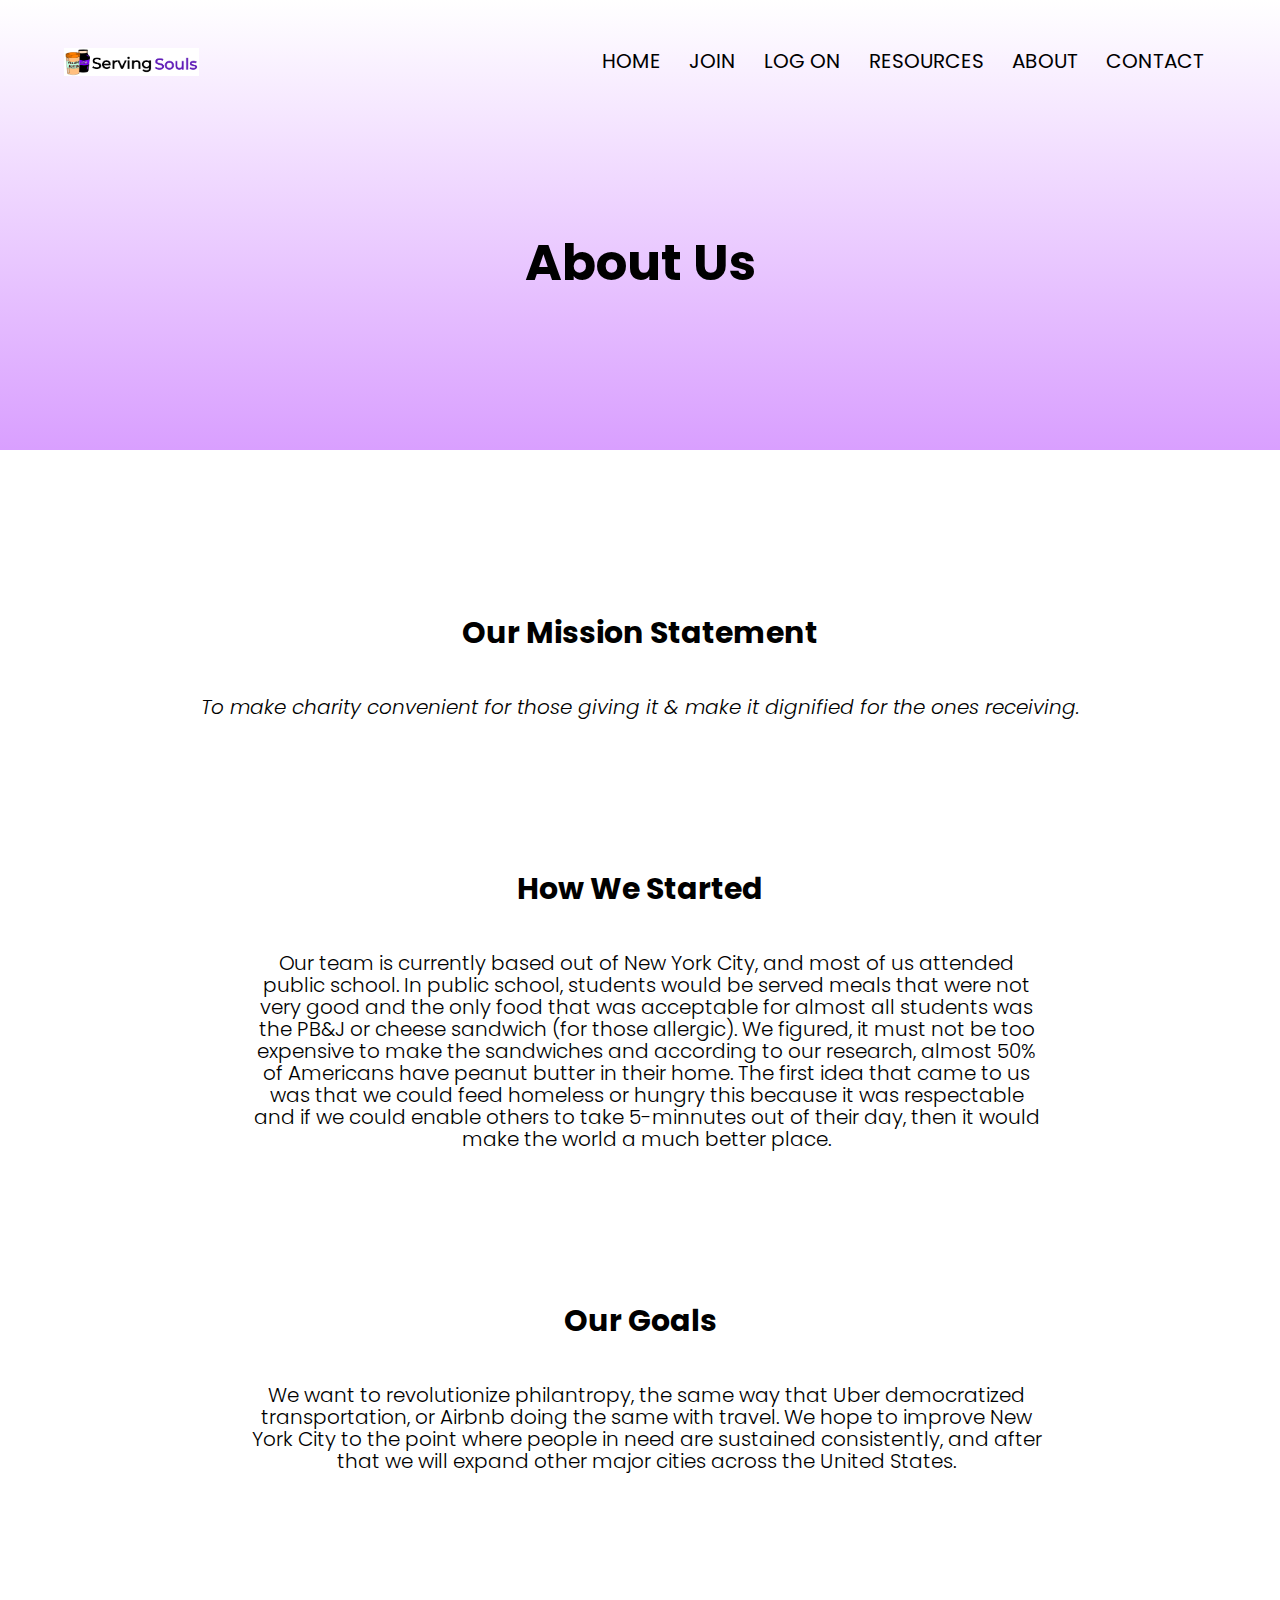
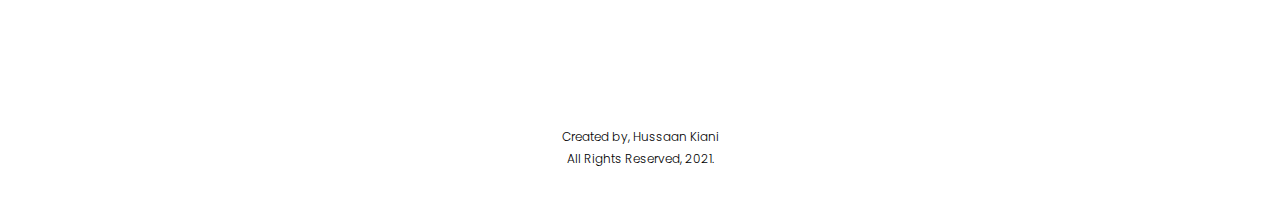
<file: aboutus.html>
<html>
<head>

<meta name="viewport" content="width=device-width, initial-scale=1.0">
<title>ServingSouls | PB&Js for the Hungry</title>

<link rel="shortcut icon" type="image/png" href="images/pb&jz.png">

<link rel="stylesheet" href="stylez.css">
<link href="https://fonts.googleapis.com/css?family=Poppins:100,200,300,400,600,700&display=swap" rel="stylesheet">
<link rel="stylesheet" href="https://stackpath.bootstrapcdn.com/font-awesome/4.7.0/css/font-awesome.min.css"> 


</head>
<body>
    <section class="sub-header">
        <nav>
<!----- Navigation ----->
            <a href="index.html"><img src="images/SSLogoz.png"></a>
            <div class="navlink" id="navL">  
                <i class="close" onclick="hideMenu()"></i>
                <ul>
                    <li><a href="index.html">HOME</a></li>
                    <li><a href="join.html">JOIN</a></li>
					<li><a href="log_On.html">LOG ON</a></li>
                    <li><a href="resource.html">RESOURCES</a></li>
                    <li><a href="aboutus.html">ABOUT</a></li>
                    <li><a href="contactz.html">CONTACT</a></li>
                </ul>
            </div>
            <i class="bars" onclick="showMenu()"></i>
        <!----Head---->
        </nav>   
            <h1>About Us</h1>
    </section>
    
    

    <section class="nav2" id="dexx">
        <div class="miss">
            <h2>Our Mission Statement</h2>
            <p>To make charity convenient for those giving it & make it dignified for the ones receiving.</p>
        </div>

        <div class="started">
            <h2>How We Started</h2>
            <p>Our team is currently based out of New York City, and most of us attended public school. In public school, students would be served meals that were not very good and the only food that was acceptable for almost all students was the PB&J or cheese sandwich (for those allergic). We figured, it must not be too expensive to make the sandwiches and according to our research, almost 50% of Americans have peanut butter in their home. The first idea that came to us was that we could feed homeless or hungry this because it was respectable and if we could enable others to take 5-minnutes out of their day, then it would make the world a much better place.</p>
        </div>

        <div class="goals">
            <h2>Our Goals</h2>
            <p>We want to revolutionize philantropy, the same way that Uber democratized transportation, or Airbnb doing the same with travel. We hope to improve New York City to the point where people in need are sustained consistently, and after that we will expand other major cities across the United States. </p>
        </div>
        
        <p> </p>
        <p> </p>
        <p> </p>
        <p> </p>
        <p> </p>
        <p> </p>
        <p> </p>
        <p> </p>
        <p> </p>
        <p> </p>
        <p> </p>
        <p> </p>
        <p> </p>

        </div>




    </section>

<!-------- footer ---------->

<section class="footer">
    <p>Created by, Hussaan Kiani<br> All Rights Reserved, 2021.</p>

</section>
    
</body>
</html>
</file>
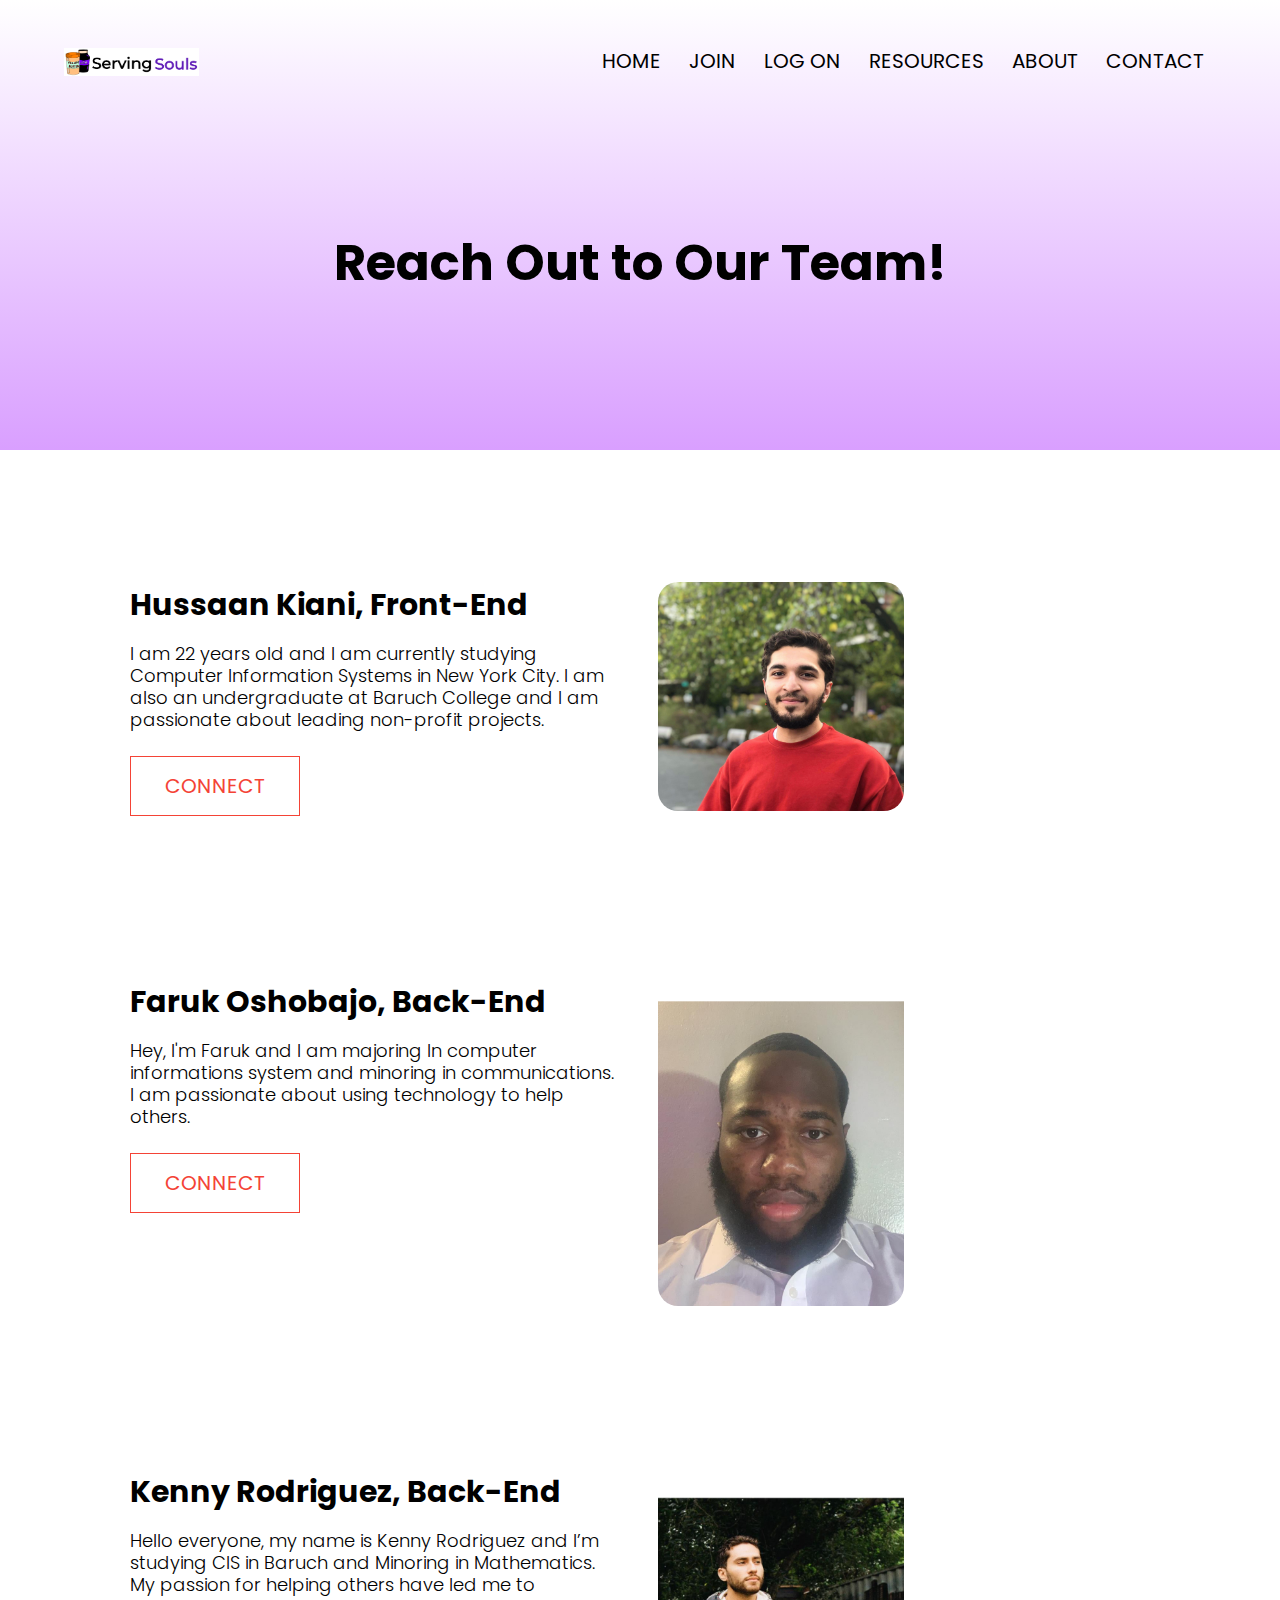
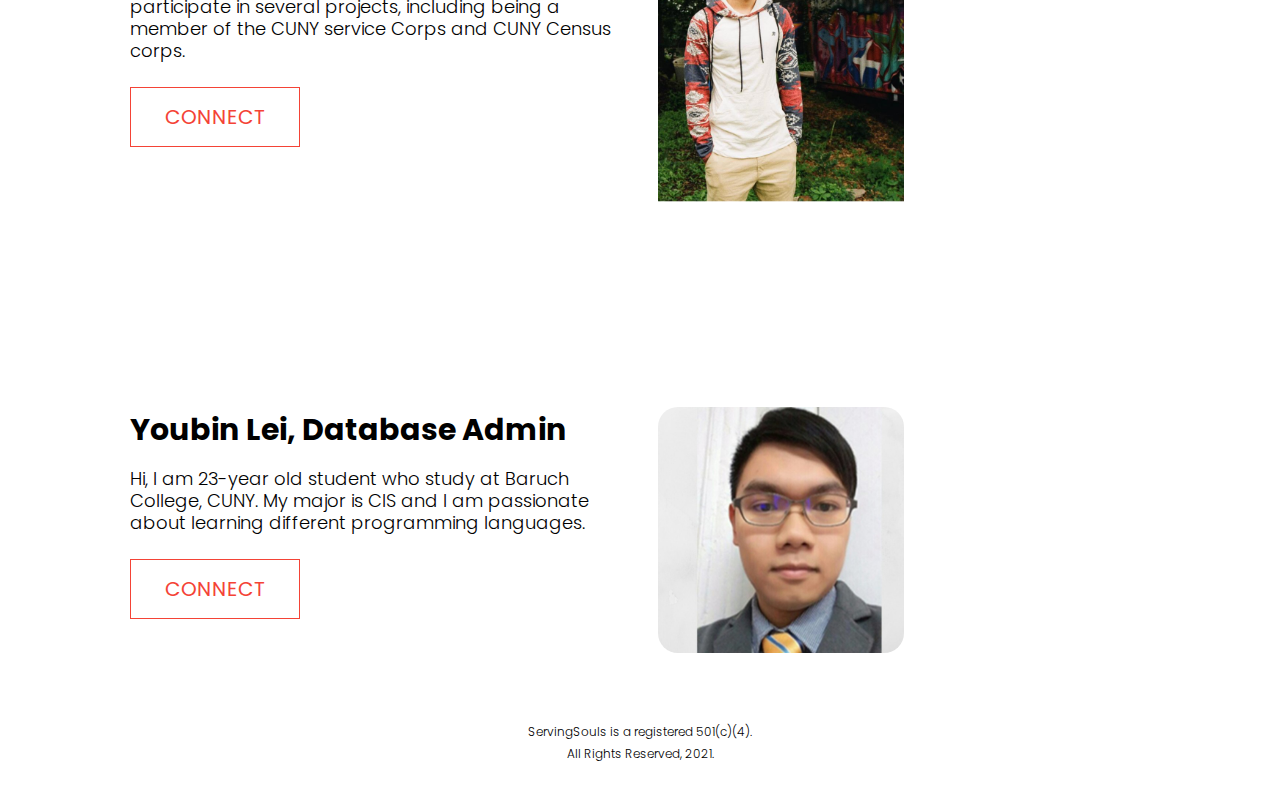
<file: contactz.html>
<html>
<head>

<meta name="viewport" content="width=device-width, initial-scale=1.0">
<title>ServingSouls | PB&Js for the Hungry</title>

<link rel="shortcut icon" type="image/png" href="images/pb&jz.png">

<link rel="stylesheet" href="stylez.css">
<link href="https://fonts.googleapis.com/css?family=Poppins:100,200,300,400,600,700&display=swap" rel="stylesheet">
<link rel="stylesheet" href="https://stackpath.bootstrapcdn.com/font-awesome/4.7.0/css/font-awesome.min.css"> 


</head>
<body>
    <section class="sub-header">
        <nav>
<!----- Navigation ----->
            <a href="index.html"><img src="images/SSLogoz.png"></a>
            <div class="navlink" id="navL">  
                <i class="close" onclick="hideMenu()"></i>
                <ul>
                    <li><a href="index.html">HOME</a></li>
                    <li><a href="join.html">JOIN</a></li>
					<li><a href="log_On.html">LOG ON</a></li>
                    <li><a href="resource.html">RESOURCES</a></li>
                    <li><a href="aboutus.html">ABOUT</a></li>
                    <li><a href="contactz.html">CONTACT</a></li>
                </ul>
            </div>
            <i class="bars" onclick="showMenu()"></i>
        <!----Head---->
        </nav>   
            <h1>Reach Out to Our Team!</h1>
    </section>
    
    
<!------- Creator -------->
    
<section class="about-us">
    <div class="row">
        <div class="about-col">
            <h1>Hussaan Kiani, Front-End</h1>     
            <p>I am 22 years old and I am currently studying Computer Information Systems in New York City. I am also an undergraduate at Baruch College and I am passionate about leading non-profit projects.</p>
            <a href="https://www.linkedin.com/in/hussaankiani/" class="hbtn red-btn">CONNECT</a>
        </div>
        <div class="about-col">
            <img src="images/aboutpic.JPG">
        </div>
    </div>    
</section>

<section class="about-us">
    <div class="row">
        <div class="about-col">
            <h1>Faruk Oshobajo, Back-End</h1>     
            <p>Hey, I'm Faruk and I am majoring In computer informations system and minoring in communications. I am passionate about using technology to help others.</p>
            <a href="https://www.linkedin.com/in/faruk-oshobajo" class="hbtn red-btn">CONNECT</a>
        </div>
        <div class="about-col">
            <img src="images/faruk.png">
        </div>
    </div>    
</section>

<section class="about-us">
    <div class="row">
        <div class="about-col">
            <h1>Kenny Rodriguez, Back-End</h1>     
            <p>Hello everyone, my name is Kenny Rodriguez and I’m studying CIS in Baruch and Minoring in Mathematics. My passion for helping others have led me to participate in several projects, including being a member of the CUNY service Corps and CUNY Census corps.</p>
            <a href="https://www.linkedin.com/in/hussaankiani/" class="hbtn red-btn">CONNECT</a>
        </div>
        <div class="about-col">
            <img src="images/kenny.png">
        </div>
    </div>    
</section>

<section class="about-us">
    <div class="row">
        <div class="about-col">
            <h1>Youbin Lei, Database Admin</h1>     
            <p>Hi, I am 23-year old student who study at Baruch College, CUNY. My major is CIS and I am passionate about learning different programming languages.</p>
            <a href="https://www.linkedin.com/in/y0lei/l" class="hbtn red-btn">CONNECT</a>
        </div>
        <div class="about-col">
            <img src="images/youbin.jpeg">
        </div>
    </div>    
</section>
<!-------- footer ---------->


</body>
<section class="footer">
    <p>ServingSouls is a registered 501(c)(4).<br>All Rights Reserved, 2021.</p>
</section> 
</html>
</file>
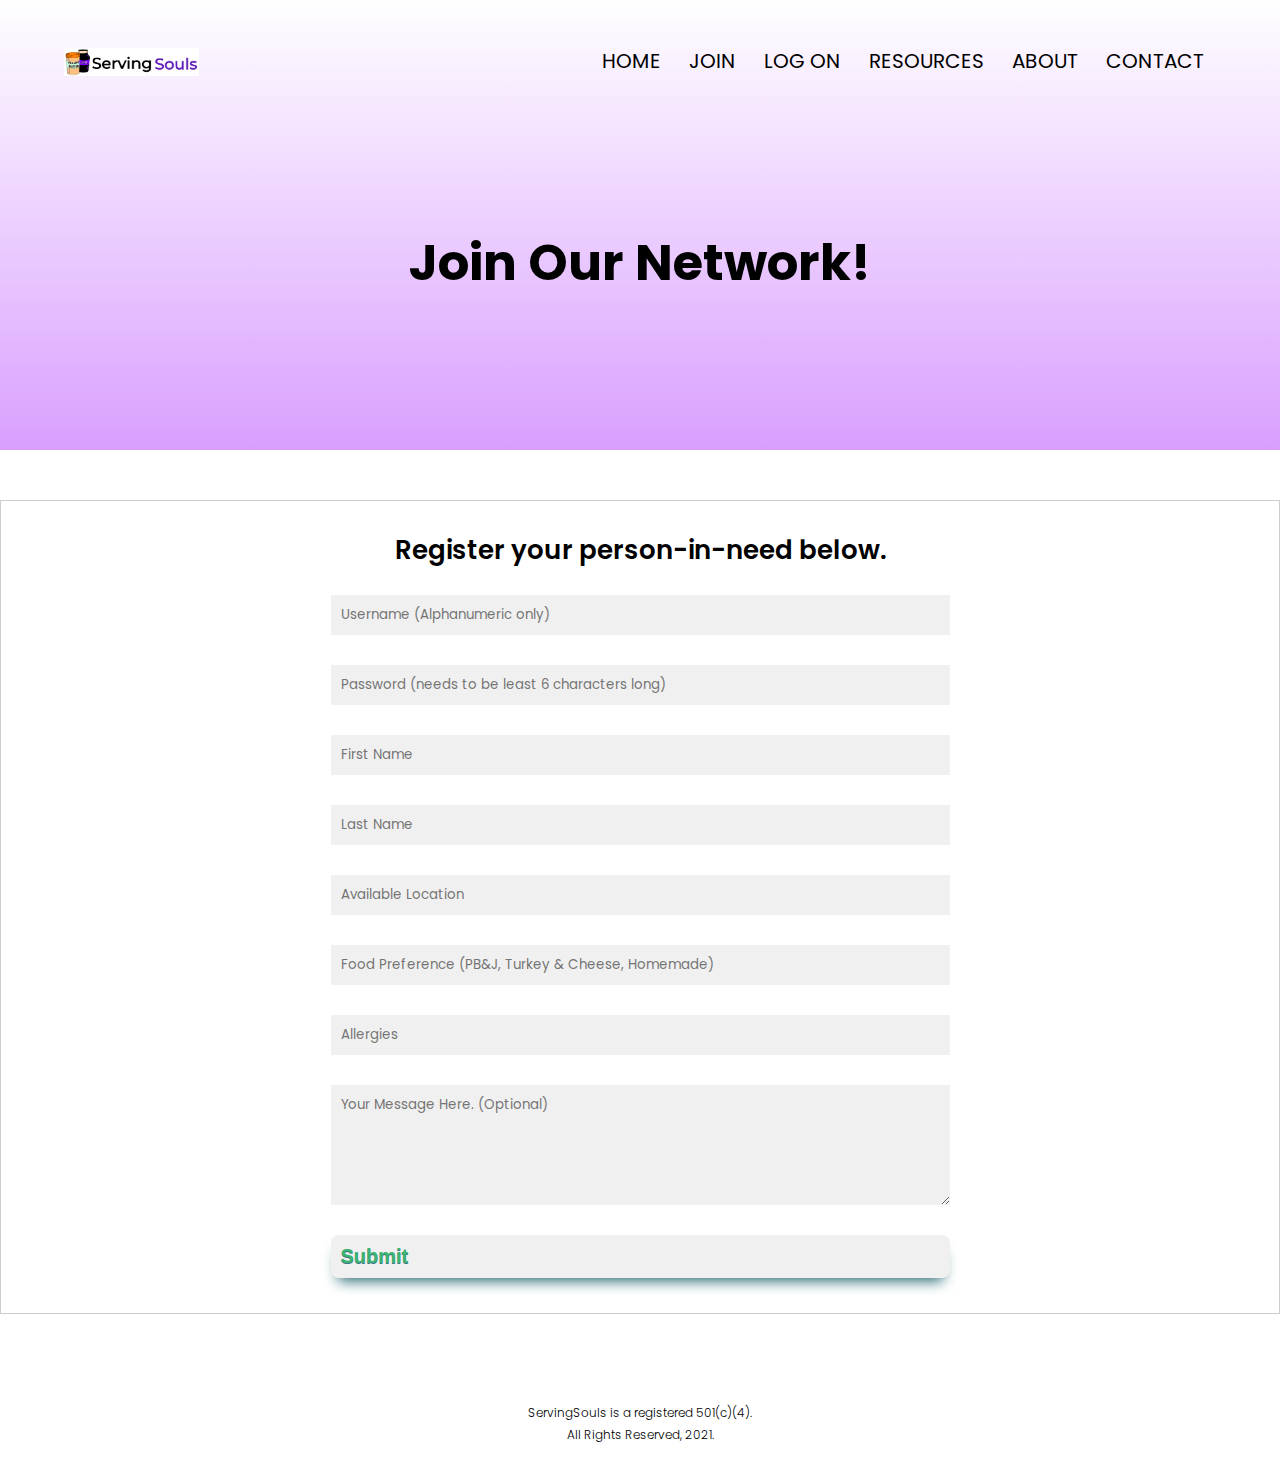
<file: join.html>
<html>
<head>

<meta name="viewport" content="width=device-width, initial-scale=1.0">
<title>ServingSouls | PB&Js for the Hungry</title>

<link rel="shortcut icon" type="image/png" href="images/pb&jz.png">

<link rel="stylesheet" href="stylez.css">
<link href="https://fonts.googleapis.com/css?family=Poppins:100,200,300,400,600,700&display=swap" rel="stylesheet">
<link rel="stylesheet" href="https://stackpath.bootstrapcdn.com/font-awesome/4.7.0/css/font-awesome.min.css"> 


</head>
<body>
    <section class="sub-header">
        <nav>
<!----- Navigation ----->
            <a href="index.html"><img src="images/SSLogoz.png"></a>
            <div class="navlink" id="navL">  
                <i class="close" onclick="hideMenu()"></i>
                <ul>
                    <li><a href="index.html">HOME</a></li>
                    <li><a href="join.html">JOIN</a></li>
					<li><a href="log_On.html">LOG ON</a></li>
                    <li><a href="resource.html">RESOURCES</a></li>
                    <li><a href="aboutus.html">ABOUT</a></li>
                    <li><a href="contactz.html">CONTACT</a></li>
                </ul>
            </div>
            <i class="bars" onclick="showMenu()"></i>
        <!----Head---->
        </nav>   
            <h1>Join Our Network!</h1>
    </section>
        <div class="comment-box">
            <h3>Register your person-in-need below.</h3>
            <form class="comment-form" action="connect.php" method="post">
                    <input type="text" placeholder="Username (Alphanumeric only)" pattern="^[a-zA-Z][a-zA-Z0-9-_\.]{3,20}$" required name="User_Name">
					<input type="password" placeholder="Password (needs to be least 6 characters long)" pattern="^[a-zA-Z][a-zA-Z0-9-_\.]{3,25}$" required name="Password">
                    <input type="text" placeholder="First Name" required name="First_Name">
                    <input type="text" placeholder="Last Name" required name="Last_Name">
                    <input type="text" placeholder="Available Location" required name="Location">
                    <input type="text" placeholder="Food Preference (PB&J, Turkey & Cheese, Homemade)" required name="Food">
                    <input type="text" placeholder="Allergies" required name="Allergies">
                    <textarea rows="5" placeholder="Your Message Here. (Optional)" name="Text"></textarea>
					<br>
					<input class="buttonHolder" type="submit"> 
            </form>
			</div>
			</div>  
             
		 
<!-------- footer ---------->

   
</section>
</body>
<section class="footer">
    <p>ServingSouls is a registered 501(c)(4).<br>All Rights Reserved, 2021.</p>
</section> 
</html>
</file>
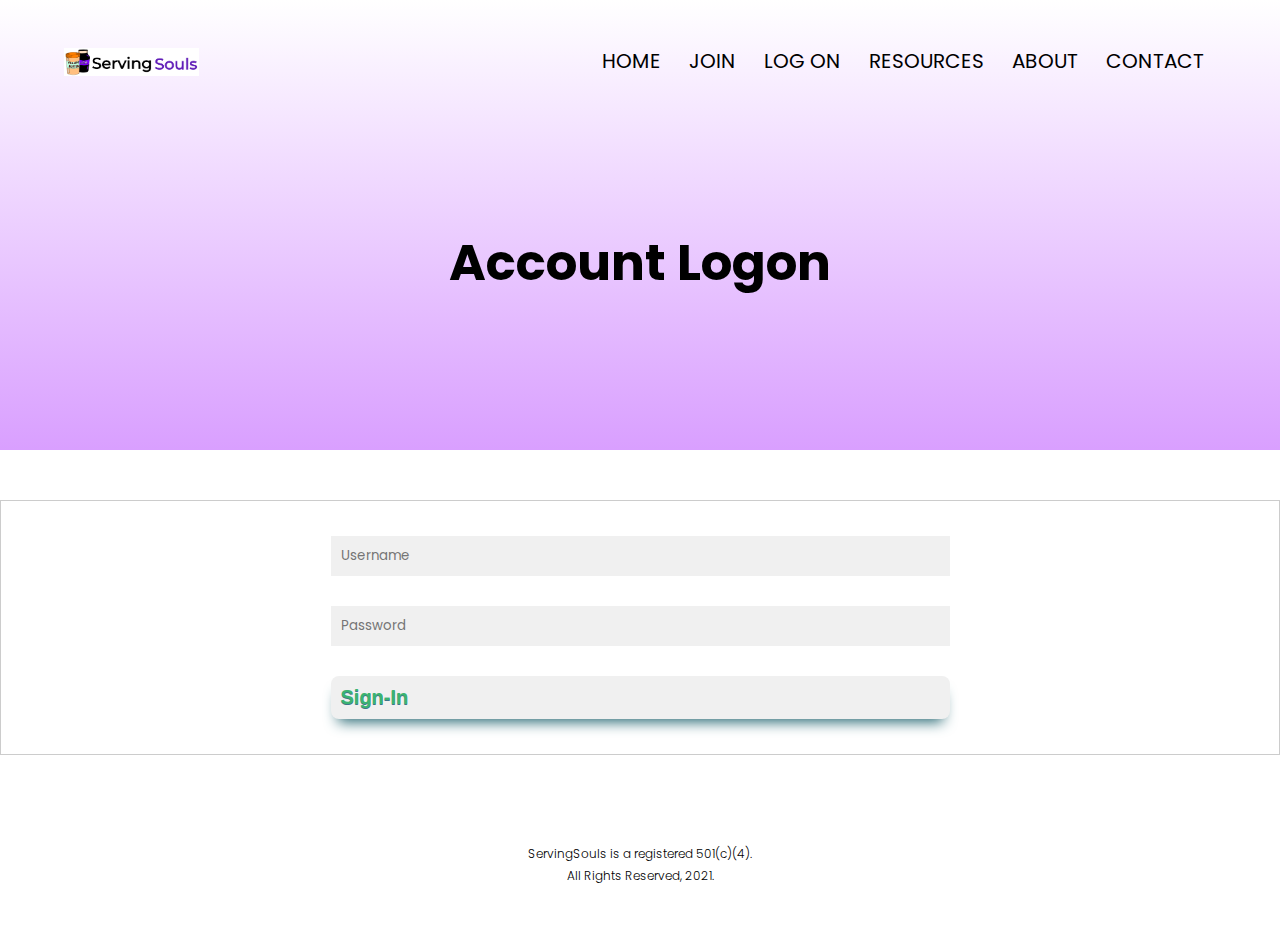
<file: log_On.html>
<html>
<head>

<meta name="viewport" content="width=device-width, initial-scale=1.0">
<title>ServingSouls | PB&Js for the Hungry</title>

<link rel="shortcut icon" type="image/png" href="images/pb&jz.png">

<link rel="stylesheet" href="stylez.css">
<link href="https://fonts.googleapis.com/css?family=Poppins:100,200,300,400,600,700&display=swap" rel="stylesheet">
<link rel="stylesheet" href="https://stackpath.bootstrapcdn.com/font-awesome/4.7.0/css/font-awesome.min.css"> 


</head>
<body>
    <section class="sub-header">
        <nav>
<!----- Navigation ----->
            <a href="index.html"><img src="images/SSLogoz.png"></a>
            <div class="navlink" id="navL">  
                <i class="close" onclick="hideMenu()"></i>
                <ul>
                    <li><a href="index.html">HOME</a></li>
                    <li><a href="join.html">JOIN</a></li>
					<li><a href="log_On.html">LOG ON</a></li>
                    <li><a href="resource.html">RESOURCES</a></li>
                    <li><a href="aboutus.html">ABOUT</a></li>
                    <li><a href="contactz.html">CONTACT</a></li>
                </ul>
            </div>
            <i class="bars" onclick="showMenu()"></i>
        <!----Head---->
        </nav>   
            <h1>Account Logon</h1>
    </section>
        <div class="comment-box">
            <form class="comment-form" action="signIn.php" method="post">
                    <input type="text" placeholder="Username" pattern="^[a-zA-Z][a-zA-Z0-9-_\.]{3,20}$" required name="User_Name">
                    <input type="password" placeholder="Password" required name="Password">
					<br>
					<input class="buttonHolder" type="submit" value="Sign-In"> 
            </form>
			</div>
			</div>  
             
		 
<!-------- footer ---------->

   
</section>
</body>
<section class="footer">
    <p>ServingSouls is a registered 501(c)(4).<br>All Rights Reserved, 2021.</p>
</section> 
</html>
</file>
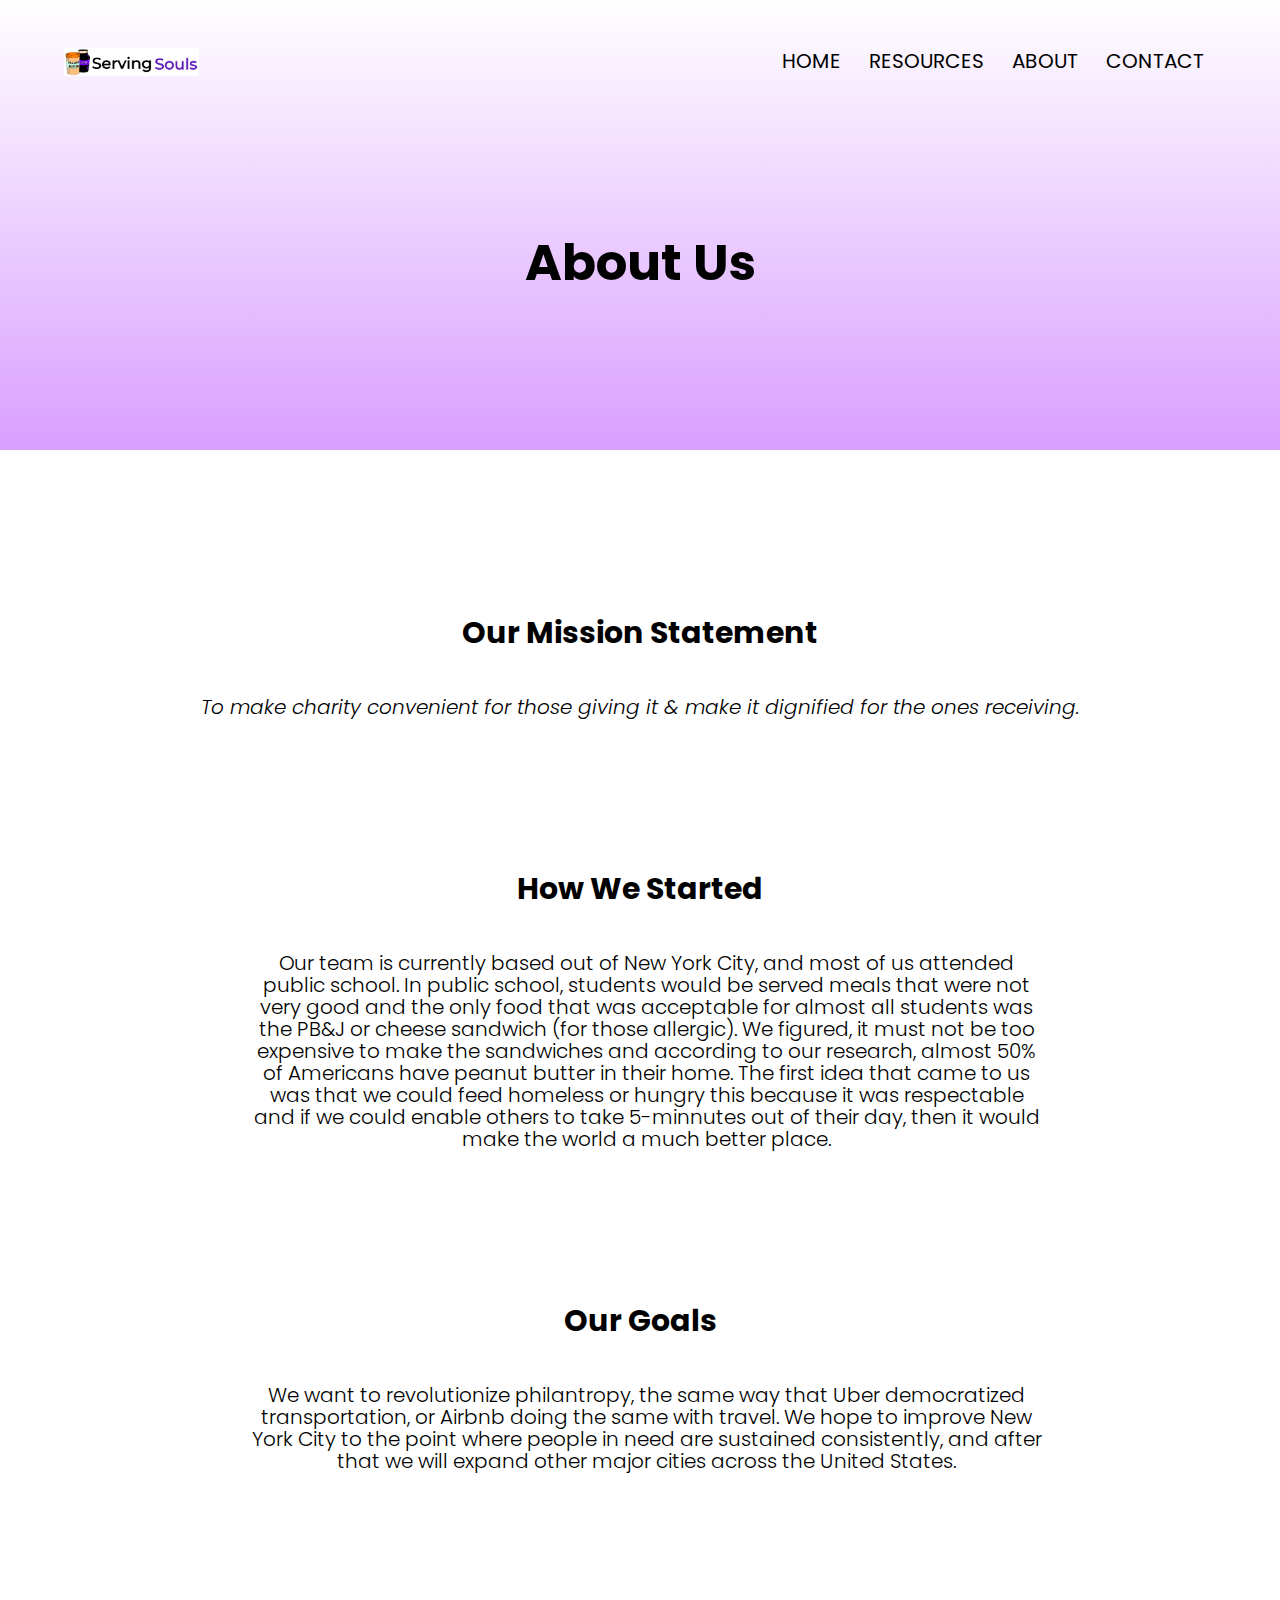
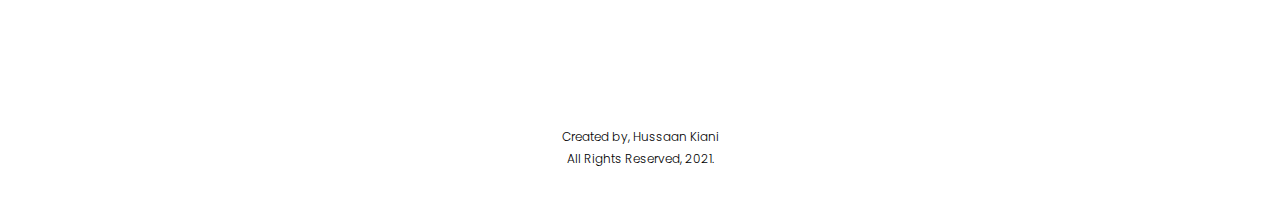
<file: Logged_AboutUs.html>
<html>
<head>

<meta name="viewport" content="width=device-width, initial-scale=1.0">
<title>ServingSouls | PB&Js for the Hungry</title>

<link rel="shortcut icon" type="image/png" href="images/pb&jz.png">

<link rel="stylesheet" href="stylez.css">
<link href="https://fonts.googleapis.com/css?family=Poppins:100,200,300,400,600,700&display=swap" rel="stylesheet">
<link rel="stylesheet" href="https://stackpath.bootstrapcdn.com/font-awesome/4.7.0/css/font-awesome.min.css"> 


</head>
<body>
    <section class="sub-header">
        <nav>
<!----- Navigation ----->
            <a href="home1.html"><img src="images/SSLogoz.png"></a>
            <div class="navlink" id="navL">  
                <i class="close" onclick="hideMenu()"></i>
                <ul>
                    <li><a href="Logged_Home.html">HOME</a></li>
                    <li><a href="Logged_Resource.html">RESOURCES</a></li>
                    <li><a href="Logged_AboutUs.html">ABOUT</a></li>
                    <li><a href="Logged_Contact.html">CONTACT</a></li>
                </ul>
            </div>
            <i class="bars" onclick="showMenu()"></i>
        <!----Head---->
        </nav>   
            <h1>About Us</h1>
    </section>
    
    

    <section class="nav2" id="dexx">
        <div class="miss">
            <h2>Our Mission Statement</h2>
            <p>To make charity convenient for those giving it & make it dignified for the ones receiving.</p>
        </div>

        <div class="started">
            <h2>How We Started</h2>
            <p>Our team is currently based out of New York City, and most of us attended public school. In public school, students would be served meals that were not very good and the only food that was acceptable for almost all students was the PB&J or cheese sandwich (for those allergic). We figured, it must not be too expensive to make the sandwiches and according to our research, almost 50% of Americans have peanut butter in their home. The first idea that came to us was that we could feed homeless or hungry this because it was respectable and if we could enable others to take 5-minnutes out of their day, then it would make the world a much better place.</p>
        </div>

        <div class="goals">
            <h2>Our Goals</h2>
            <p>We want to revolutionize philantropy, the same way that Uber democratized transportation, or Airbnb doing the same with travel. We hope to improve New York City to the point where people in need are sustained consistently, and after that we will expand other major cities across the United States. </p>
        </div>
        
        <p> </p>
        <p> </p>
        <p> </p>
        <p> </p>
        <p> </p>
        <p> </p>
        <p> </p>
        <p> </p>
        <p> </p>
        <p> </p>
        <p> </p>
        <p> </p>
        <p> </p>

        </div>




    </section>

<!-------- footer ---------->

<section class="footer">
    <p>Created by, Hussaan Kiani<br> All Rights Reserved, 2021.</p>

</section>
    
</body>
</html>
</file>
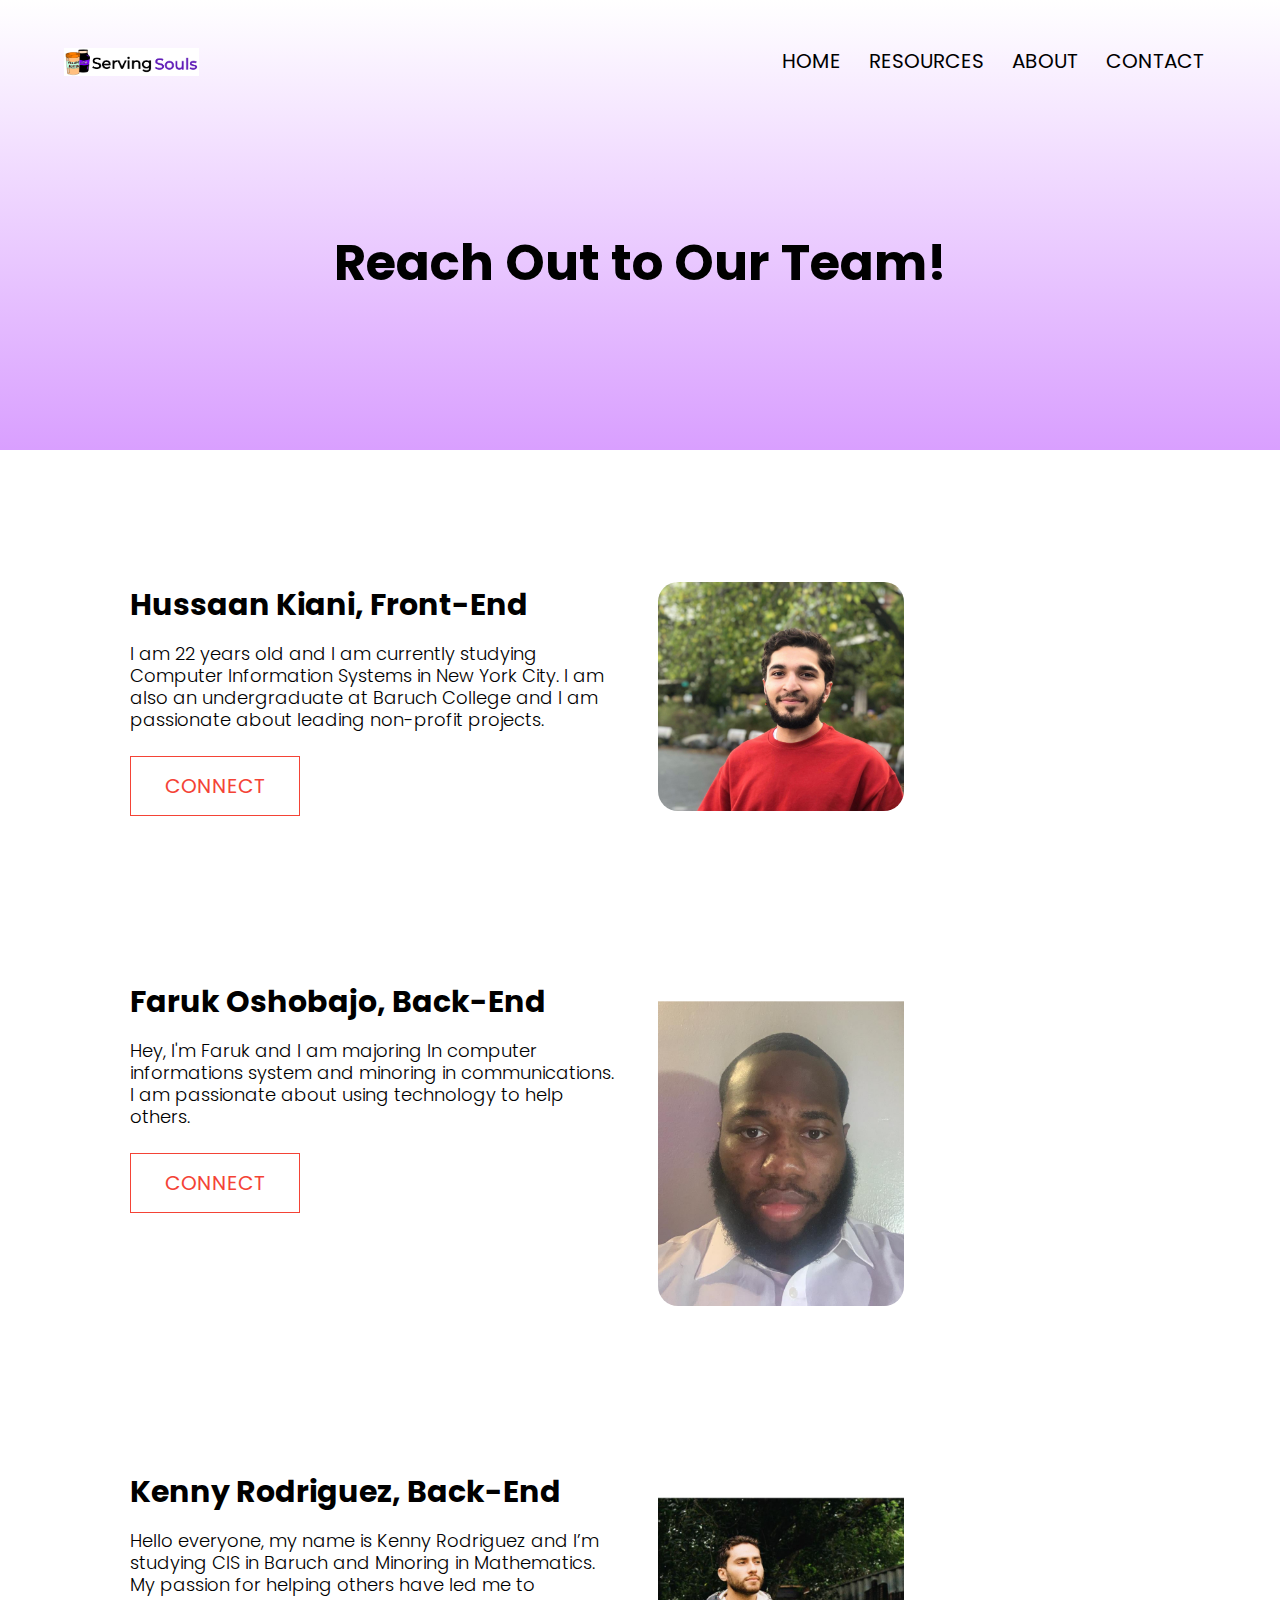
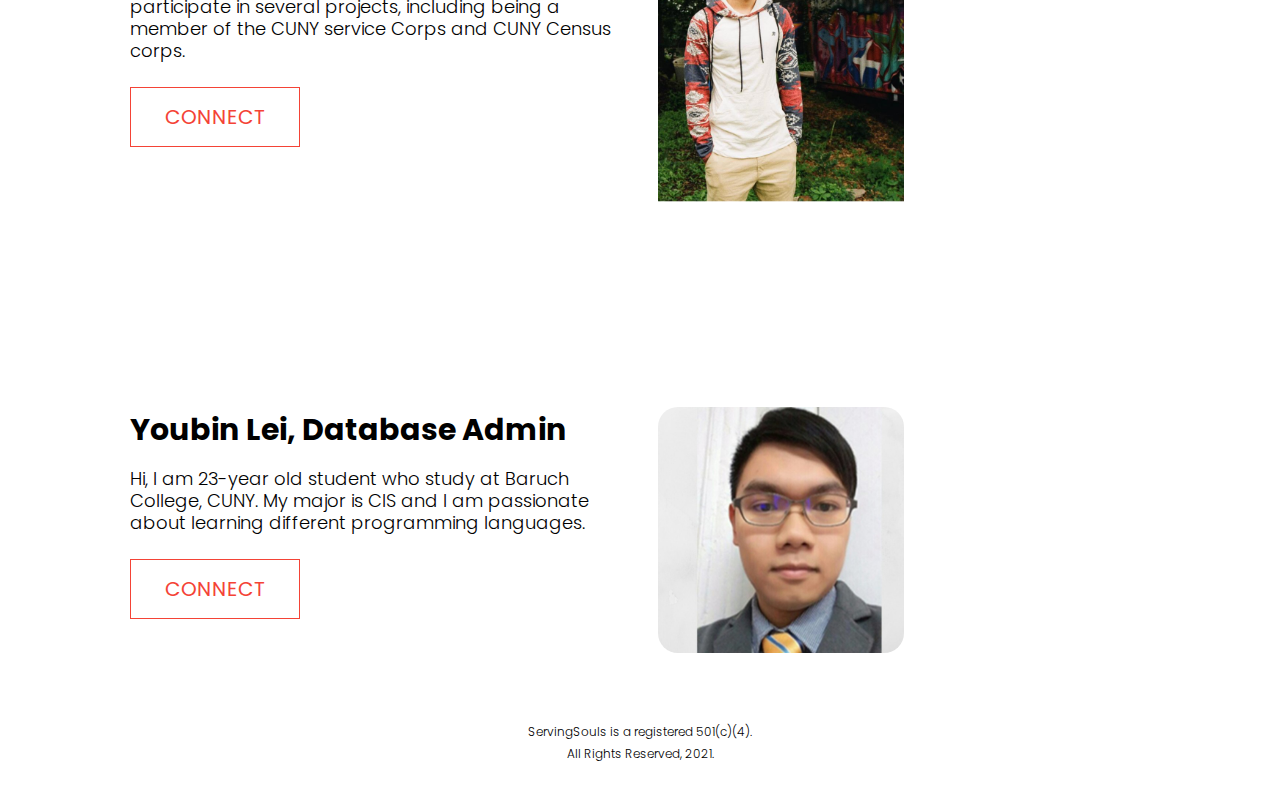
<file: Logged_Contact.html>
<html>
<head>

<meta name="viewport" content="width=device-width, initial-scale=1.0">
<title>ServingSouls | PB&Js for the Hungry</title>

<link rel="shortcut icon" type="image/png" href="images/pb&jz.png">

<link rel="stylesheet" href="stylez.css">
<link href="https://fonts.googleapis.com/css?family=Poppins:100,200,300,400,600,700&display=swap" rel="stylesheet">
<link rel="stylesheet" href="https://stackpath.bootstrapcdn.com/font-awesome/4.7.0/css/font-awesome.min.css"> 


</head>
<body>
    <section class="sub-header">
        <nav>
<!----- Navigation ----->
            <a href="Logged_Home.html"><img src="images/SSLogo.png"></a>
            <div class="navlink" id="navL">  
                <i class="close" onclick="hideMenu()"></i>
                <ul>
                    <li><a href="Logged_Home.html">HOME</a></li>
                    <li><a href="Logged_Resource.html">RESOURCES</a></li>
                    <li><a href="Logged_AboutUs.html">ABOUT</a></li>
                    <li><a href="Logged_Contact.html">CONTACT</a></li>
                </ul>
            </div>
            <i class="bars" onclick="showMenu()"></i>
        <!----Head---->
        </nav>   
            <h1>Reach Out to Our Team!</h1>
    </section>
    
    
<!------- Creator -------->
    
<section class="about-us">
    <div class="row">
        <div class="about-col">
            <h1>Hussaan Kiani, Front-End</h1>     
            <p>I am 22 years old and I am currently studying Computer Information Systems in New York City. I am also an undergraduate at Baruch College and I am passionate about leading non-profit projects.</p>
            <a href="https://www.linkedin.com/in/hussaankiani/" target="_blank" rel="noopener noreferrer" class="hbtn red-btn">CONNECT</a>
        </div>
        <div class="about-col">
            <img src="images/aboutpic.JPG">
        </div>
    </div>    
</section>

<section class="about-us">
    <div class="row">
        <div class="about-col">
            <h1>Faruk Oshobajo, Back-End</h1>     
            <p>Hey, I'm Faruk and I am majoring In computer informations system and minoring in communications. I am passionate about using technology to help others.</p>
            <a href="https://www.linkedin.com/in/faruk-oshobajo" target="_blank" rel="noopener noreferrer" class="hbtn red-btn">CONNECT</a>
        </div>
        <div class="about-col">
            <img src="images/faruk.png">
        </div>
    </div>    
</section>

<section class="about-us">
    <div class="row">
        <div class="about-col">
            <h1>Kenny Rodriguez, Back-End</h1>     
            <p>Hello everyone, my name is Kenny Rodriguez and I’m studying CIS in Baruch and Minoring in Mathematics. My passion for helping others have led me to participate in several projects, including being a member of the CUNY service Corps and CUNY Census corps.</p>
            <a href="https://www.linkedin.com/in/hussaankiani/" target="_blank" rel="noopener noreferrer" class="hbtn red-btn">CONNECT</a>
        </div>
        <div class="about-col">
            <img src="images/kenny.png">
        </div>
    </div>    
</section>

<section class="about-us">
    <div class="row">
        <div class="about-col">
            <h1>Youbin Lei, Database Admin</h1>     
            <p>Hi, I am 23-year old student who study at Baruch College, CUNY. My major is CIS and I am passionate about learning different programming languages.</p>
            <a href="https://www.linkedin.com/in/y0lei/l" target="_blank" rel="noopener noreferrer" class="hbtn red-btn">CONNECT</a>
        </div>
        <div class="about-col">
            <img src="images/youbin.jpeg">
        </div>
    </div>    
</section>
<!-------- footer ---------->


</body>
<section class="footer">
    <p>ServingSouls is a registered 501(c)(4).<br>All Rights Reserved, 2021.</p>
</section> 
</html>
</file>
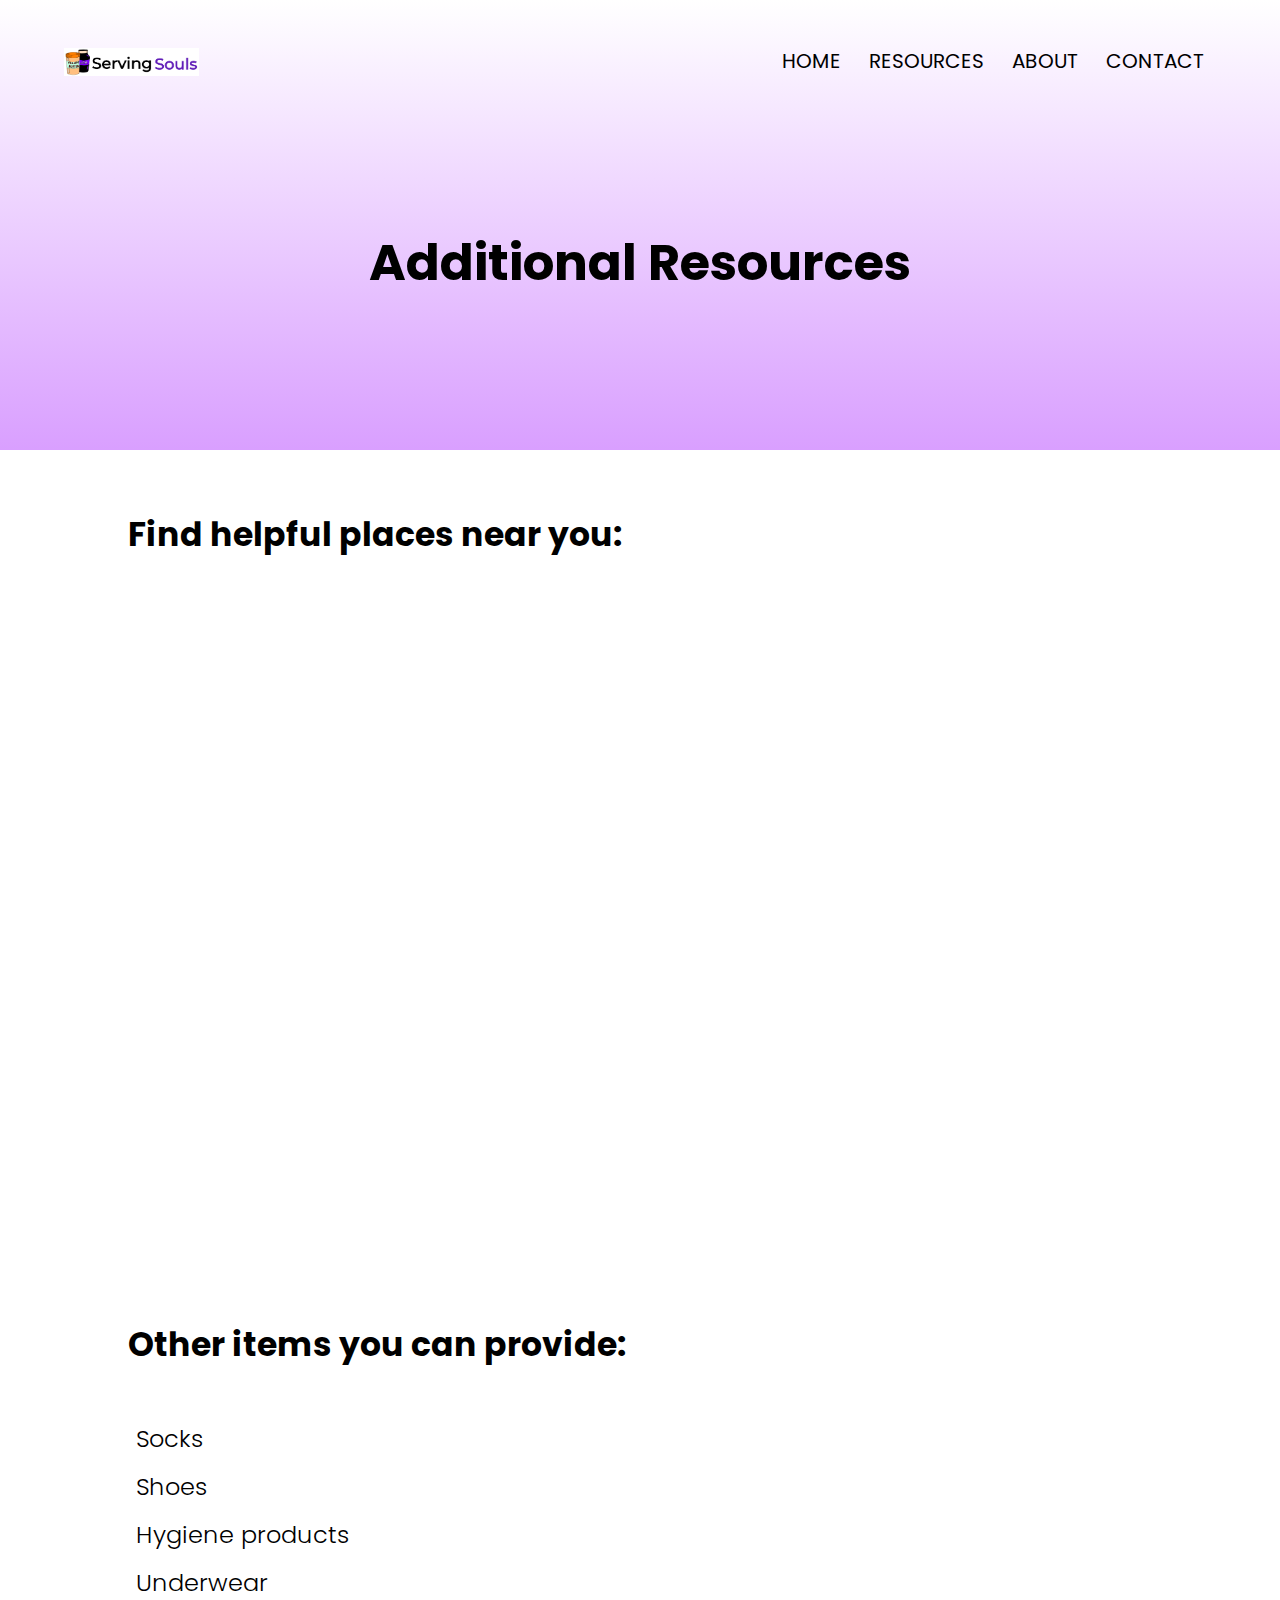
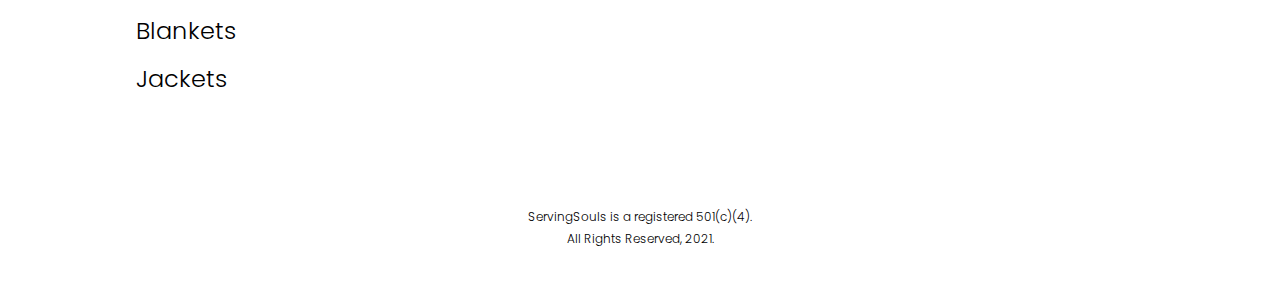
<file: Logged_Resource.html>
<html>
<head>

<meta name="viewport" content="width=device-width, initial-scale=1.0">
<title>ServingSouls | PB&Js for the Hungry</title>

<link rel="shortcut icon" type="image/png" href="images/pb&jz.png">

<link rel="stylesheet" href="stylez.css">
<link href="https://fonts.googleapis.com/css?family=Poppins:100,200,300,400,600,700&display=swap" rel="stylesheet">
<link rel="stylesheet" href="https://stackpath.bootstrapcdn.com/font-awesome/4.7.0/css/font-awesome.min.css"> 


</head>
<body>
    <section class="sub-header">
        <nav>
<!----- Navigation ----->
            <a href="Logged_Home.html"><img src="images/SSLogo.png"></a>
            <div class="navlink" id="navL">  
                <i class="close" onclick="hideMenu()"></i>
                <ul>
                    <li><a href="Logged_Home.html">HOME</a></li>
                    <li><a href="Logged_Resource.html">RESOURCES</a></li>
                    <li><a href="Logged_AboutUs.html">ABOUT</a></li>
                    <li><a href="Logged_Contact.html">CONTACT</a></li>
                </ul>
            </div>
            <i class="bars" onclick="showMenu()"></i>
        <!----Head---->
        </nav>   
            <h1>Additional Resources</h1>
    </section>
    
    
<!---------- games Page Content ---------->
    
    <section class="resc">
        <h2>Find helpful places near you:</h2>
        <iframe src="https://www.google.com/maps/embed?pb=!1m16!1m12!1m3!1d14562.706912313095!2d-73.99450905647664!3d40.74666739231291!2m3!1f0!2f0!3f0!3m2!1i1024!2i768!4f13.1!2m1!1shomeless%20resources!5e0!3m2!1sen!2sus!4v1638826478087!5m2!1sen!2sus" width="800" height="650" style="border:0;" allowfullscreen="" loading="lazy"></iframe>
        <section class="contact-us">
            <h2>Other items you can provide:</h2>
            <p>Socks</p>
            <p>Shoes</p>
            <p>Hygiene products</p>
            <p>Underwear</p>
            <p>Blankets</p>
            <p>Jackets</p>
            </div>
    </section>
    
<!-------- footer ---------->

</section>
    
</body>
<section class="footer">
    <p>ServingSouls is a registered 501(c)(4).<br>All Rights Reserved, 2021.</p>
</section> 
</html>
</file>
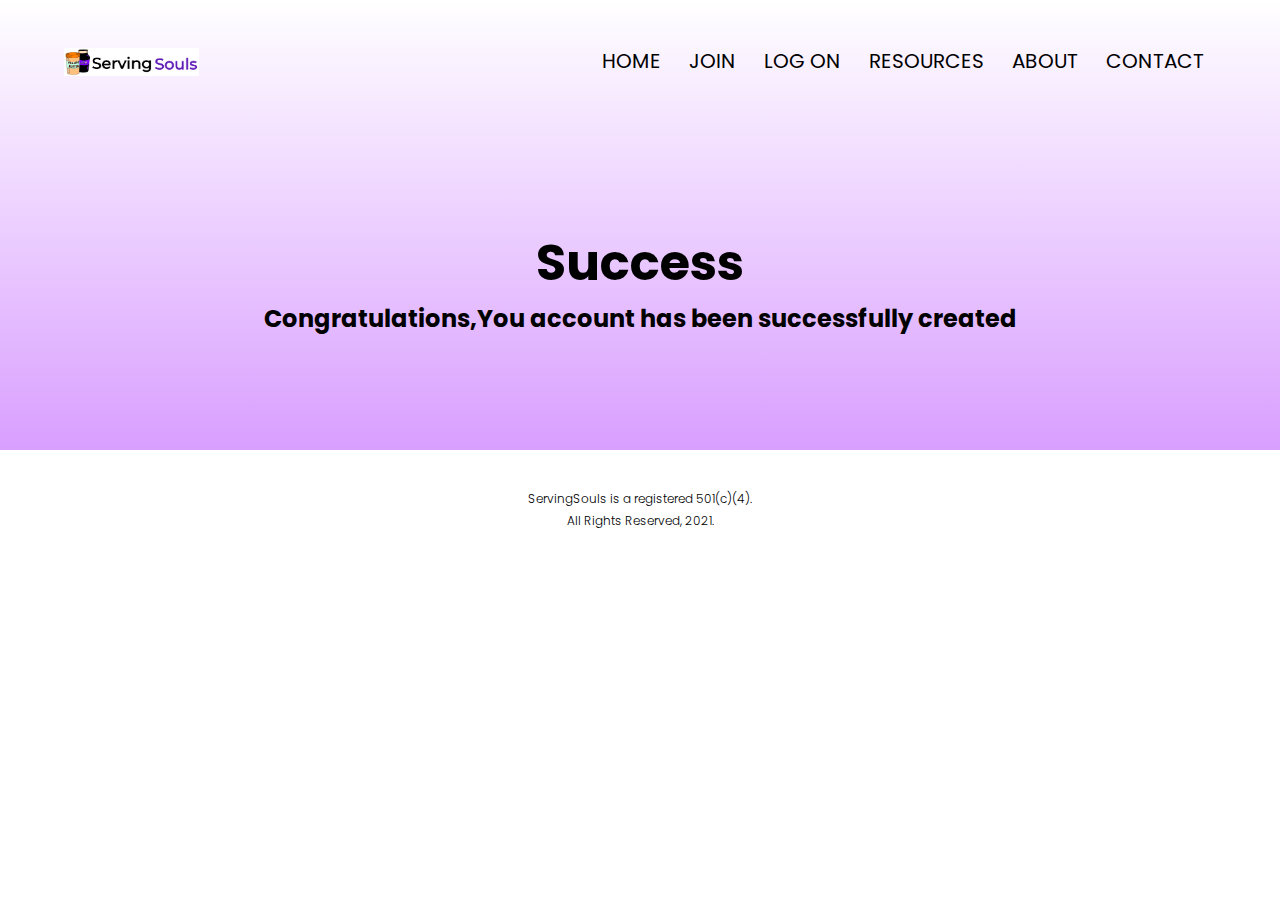
<file: Reg_Successful.html>
<html>
<head>
<meta name="viewport" content="width=device-width, initial-scale=1.0">
<title>ServingSouls | PB&Js for the Hungry</title>

<link rel="shortcut icon" type="image/png" href="images/pb&jz.png">

<link rel="stylesheet" href="stylez.css">
<link href="https://fonts.googleapis.com/css?family=Poppins:100,200,300,400,600,700&display=swap" rel="stylesheet">
<link rel="stylesheet" href="https://stackpath.bootstrapcdn.com/font-awesome/4.7.0/css/font-awesome.min.css"> 

</head>
<body>
    <section class="sub-header">
        <nav>
<!----- Navigation ----->
            <a href="index.html"><img src="images/SSLogoz.png"></a>
            <div class="navlink" id="navL">  
                <i class="close" onclick="hideMenu()"></i>
                <ul>
                    <li><a href="index.html">HOME</a></li>
                    <li><a href="join.html">JOIN</a></li>
					<li><a href="log_On.html">LOG ON</a></li>
                    <li><a href="resource.html">RESOURCES</a></li>
                    <li><a href="aboutus.html">ABOUT</a></li>
                    <li><a href="contactz.html">CONTACT</a></li>
                </ul>
            </div>
            <i class="bars" onclick="showMenu()"></i>
        <!----Head---->
        </nav>
            <h1>Success</h1>
			<h2>Congratulations,You account has been successfully created<h2>

		 
<!-------- footer ---------->

   
</section>
</body>
<section class="footer">
    <p>ServingSouls is a registered 501(c)(4).<br>All Rights Reserved, 2021.</p>
</section> 
</html>
</file>
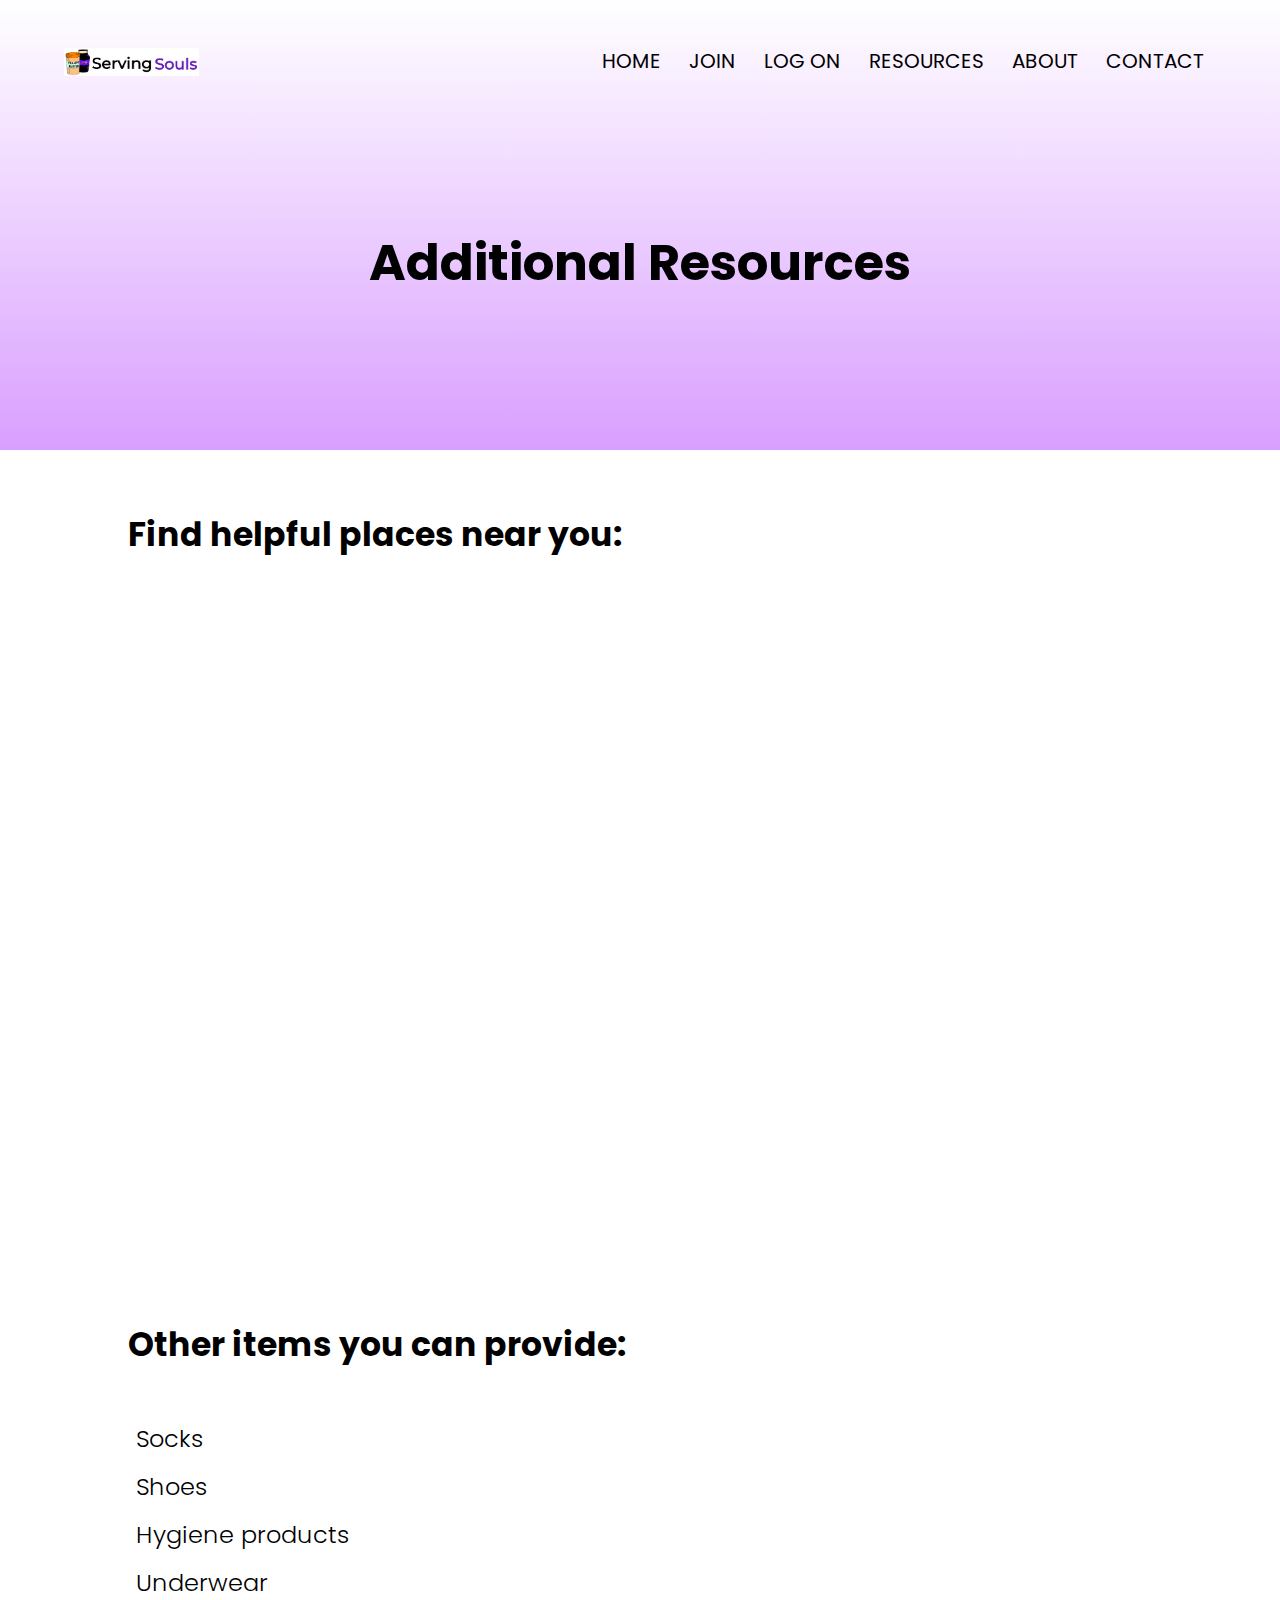
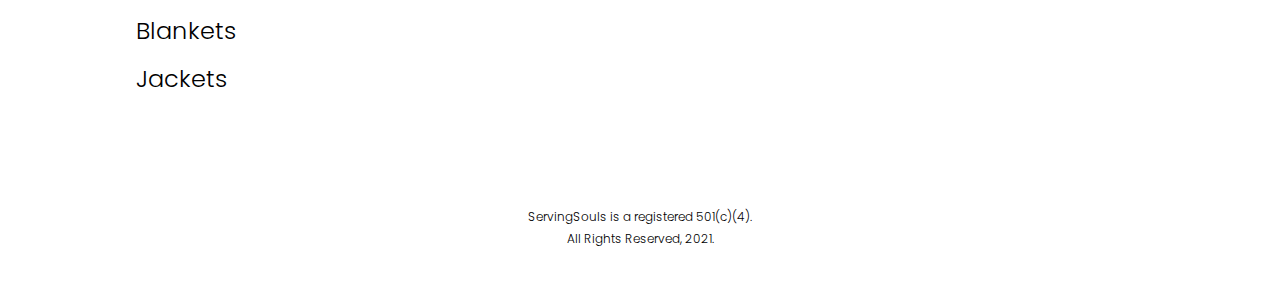
<file: resource.html>
<html>
<head>

<meta name="viewport" content="width=device-width, initial-scale=1.0">
<title>ServingSouls | PB&Js for the Hungry</title>

<link rel="shortcut icon" type="image/png" href="images/pb&jz.png">

<link rel="stylesheet" href="stylez.css">
<link href="https://fonts.googleapis.com/css?family=Poppins:100,200,300,400,600,700&display=swap" rel="stylesheet">
<link rel="stylesheet" href="https://stackpath.bootstrapcdn.com/font-awesome/4.7.0/css/font-awesome.min.css"> 


</head>
<body>
    <section class="sub-header">
        <nav>
<!----- Navigation ----->
            <a href="index.html"><img src="images/SSLogoz.png"></a>
            <div class="navlink" id="navL">  
                <i class="close" onclick="hideMenu()"></i>
                <ul>
                    <li><a href="index.html">HOME</a></li>
                    <li><a href="join.html">JOIN</a></li>
					<li><a href="log_On.html">LOG ON</a></li>
                    <li><a href="resource.html">RESOURCES</a></li>
                    <li><a href="aboutus.html">ABOUT</a></li>
                    <li><a href="contactz.html">CONTACT</a></li>
                </ul>
            </div>
            <i class="bars" onclick="showMenu()"></i>
        <!----Head---->
        </nav>   
            <h1>Additional Resources</h1>
    </section>
    
    
<!---------- games Page Content ---------->
    
    <section class="resc">
        <h2>Find helpful places near you:</h2>
        <iframe src="https://www.google.com/maps/embed?pb=!1m16!1m12!1m3!1d14562.706912313095!2d-73.99450905647664!3d40.74666739231291!2m3!1f0!2f0!3f0!3m2!1i1024!2i768!4f13.1!2m1!1shomeless%20resources!5e0!3m2!1sen!2sus!4v1638826478087!5m2!1sen!2sus" width="800" height="650" style="border:0;" allowfullscreen="" loading="lazy"></iframe>
        <section class="contact-us">
            <h2>Other items you can provide:</h2>
            <p>Socks</p>
            <p>Shoes</p>
            <p>Hygiene products</p>
            <p>Underwear</p>
            <p>Blankets</p>
            <p>Jackets</p>
            </div>
    </section>
    
<!-------- footer ---------->

</section>
    
</body>
<section class="footer">
    <p>ServingSouls is a registered 501(c)(4).<br>All Rights Reserved, 2021.</p>
</section> 
</html>
</file>
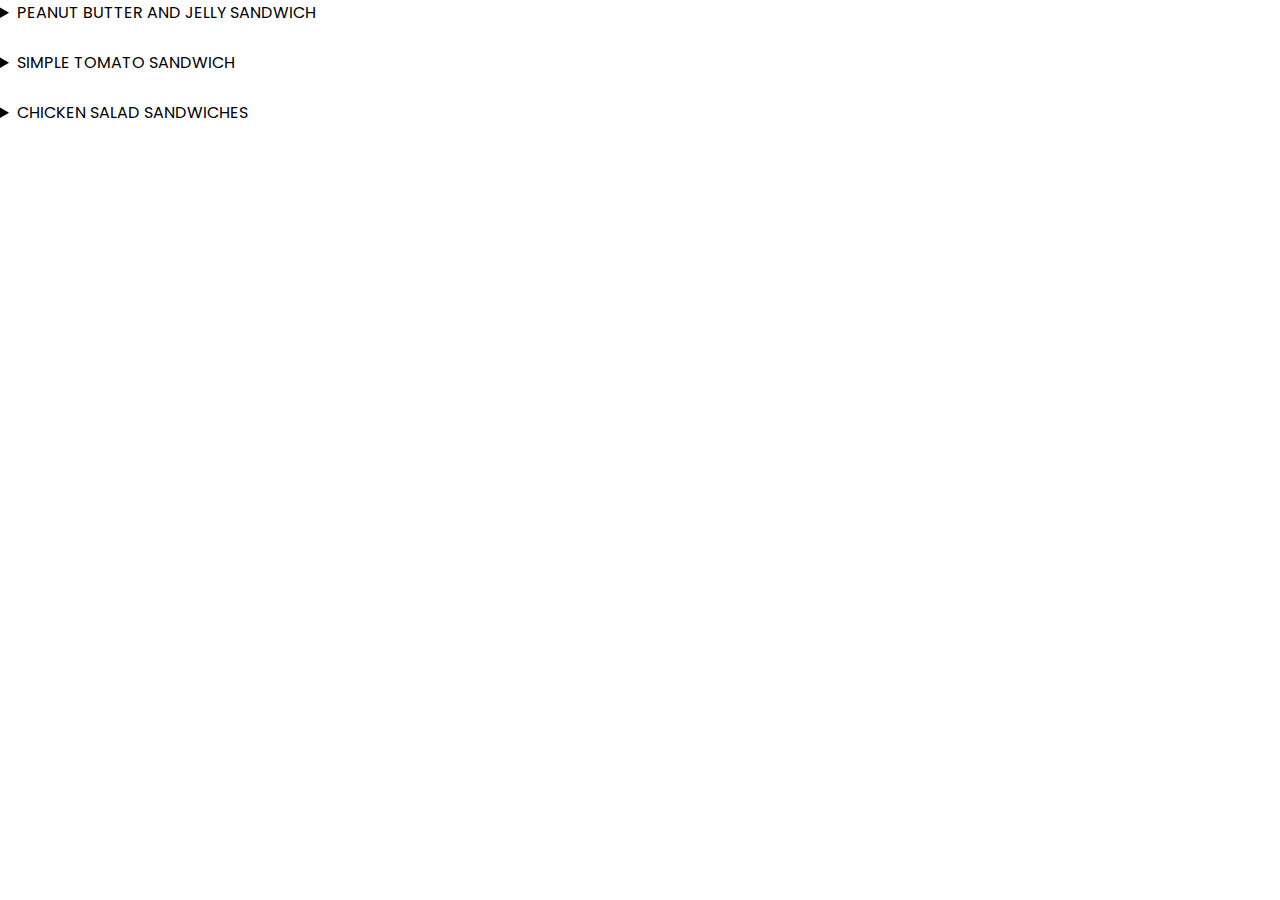
<file: Sandwiches_Selection.html>
<!DOCTYPE html>
<html>
  <head>
	<meta name="viewport" content="width=device-width, initial-scale=1.0">
	<title>ServingSouls | PB&Js for the Hungry</title>
	<link rel="shortcut icon" type="image/png" href="images/pb&jz.png">
	<link rel="stylesheet" href="stylez.css">
	<link href="https://fonts.googleapis.com/css?family=Poppins:100,200,300,400,600,700&display=swap" rel="stylesheet">
	<link rel="stylesheet" href="https://stackpath.bootstrapcdn.com/font-awesome/4.7.0/css/font-awesome.min.css"> 	 
</head>
  <body>
	<details>
		<summary>PEANUT BUTTER AND JELLY SANDWICH</summary>
		<h2>DIRECTIONS</h2>
		<p>
		<ul>
		  <li>1. Spread the peanut butter on one piece of bread.</li>
		  <li>2. Spread the jelly on the other side.</li>
		  <li>3. Put the two pieces of bread together to form a sandwich.</li>
		  <li>4. Toddler adaptation: cut off crusts before serving.</li>
		</ul>  
		</p>

		<h2>INGREDIENTS</h2>

		<ul>
		  <li>* 2 slices sandwich bread</li>
		  <li>* 2 tablespoons peanut butter</li>
		  <li>* 2 teaspoons grape jelly or 2 teaspoons strawberry jam</li>
		</ul>
		<br>
		<img src="images/PBJs.jpg" width="300" height="200">
	</details>
	<br>
	<details>
		<summary>SIMPLE TOMATO SANDWICH</summary>
		<h2>DIRECTIONS</h2>
		<p>
		<ul>
		  <li>1. Toast bread.</li>
		  <li>2. Slice tomato.</li>
		  <li>3. When bread is adequately toasted, liberally spread both sides with Miracle Whip (or butter one side with Miracle Whip on the other).</li>
		  <li>4. Lay tomato slices on one side of bread.</li>
		  <li>5. Salt tomato to taste.</li>
		</ul>  
		</p>

		<h2>INGREDIENTS</h2>

		<ul>
		  <li>* 2 slices bread (homemade strongly recommended, cracked wheat is my specific favorite)</li>
		  <li>* 1 medium organic tomatoes or 1 medium garden tomatoes (room temperature or fresh from the stalk, do NOT attempt this with pale, store-bought types!)</li>
		  <li>* 3 tablespoons Miracle Whip or 3 tablespoons mayonnaise/li>
		  <li>* salt and pepper</li>
		</ul>
		<br>
		<img src="images/STS.jpg" width="300" height="200">
	</details>
	<br>
	<details>
		<summary>CHICKEN SALAD SANDWICHES</summary>
		<h2>DIRECTIONS</h2>
		<p>
		<ul>
		  <li>1. Place chicken, celery stalk and onion in saucepan with water to cover.</li>
		  <li>2. Bring to a boil and simmer 20 minutes or until chicken is done..</li>
		  <li>3. Drain and discard onion and celery.</li>
		  <li>4. Let chicken cool.</li>
		  <li>5. In a food processor chop chicken.</li>
		  <li>6. In a medium sized bowl combine chicken with mayonnaise, salt& pepper, parsley, dill seed, chopped celery and lemon juice </li>
		  <li>7. Cover and refrigerate until chilled. </li>
		</ul>  
		</p>

		<h2>INGREDIENTS</h2>

		<ul>
		  <li>* 2 whole boneless chicken breasts</li>
		  <li>* 1 stalk celery, </li>
		  <li>* 1 nion, quarteredd</li>
		  <li>* 1 or 2 cups mayonnaise </li>
		  <li>* 2 tablespoons lemon juice</li>
		  <li>* 2 tablespoons fresh parsley, chopped</li>
		  <li>* 1 teaspoon dill seed</li>
		  <li>* salt and pepper</li>
		</ul>
		<br>
		<img src="images/CHKSWC.jpg" width="300" height="200">
  </body>
</html>
</file>
<file: stylez.css>
/*----Main Stylesheet-----*/
*{
    font-family: 'Poppins', sans-serif;
    margin: 0;
    padding: 0;
}

/*--------- Header --------*/
.header{
    background-image: linear-gradient(rgb(255, 255, 255),rgba(155, 150, 150, 0.7)),url(images/pokebackground.jpeg);
    background-size: bottom;
    background-position: center;
    position: relative;
    overflow: hidden;
    min-height: 100vh;
    width: 100%;
}

/*------------- Nav -----------*/
nav{
    align-items: center;
    display: flex;
    justify-content: space-between;
    padding: 3% 5%;
}

.navlink ul li{
    list-style: none;
    display: inline-block;
    padding: 8px 12px;
    position: relative;
}

.navlink ul li a{
    color: rgb(0, 0, 0);
    text-decoration: none;
    font-size: 20px;
}

.navlink ul li::after{
    content: '';
    width: 0%;
    height: 2px;
    background: rgb(153, 0, 255);
    display: block;
    transition: .5s;
    margin: auto;
}

.navlink ul li:hover::after{
    width: 100%;
}

nav img{
    width: 135px;
}

.navlink{
    flex: 1;
    text-align: right;
}

nav .fa{
    display: none;
}

/*----------- Mainhead ----------*/
.mainhead{
    color: rgb(0, 0, 0);
    left: 50%;
    transform: translate(-50%, -50%);
    text-align: center;
    width: 90%;
    position: absolute;
    top: 50%;
}

.mainhead h1{
    font-size: 65px;
}

.mainhead p{
    color: rgb(0, 0, 0);
    margin: 20px 0 40px;
    font-size: 20px;
}

.resc iframe{
    border-radius: 10px;
}

/*--------- Button --------*/
.hbtn {
    color: rgb(0, 0, 0);
    border: 1px solid rgb(0, 0, 0);
    padding: 14px 34px;
    font-size: 20px;
    transition: 1s;
    background: transparent;
    position: relative;
    cursor: pointer;
    display: inline-block;
    text-decoration: none;
}

.hbtn:hover{
    border: 1px solid #f44336;
    background: #f44336;
}



/*---------- Services -------*/
.services{
    width: 80%;
    margin: auto;
    text-align: center;
    padding-top: 100px;
}

.services-col{
    background: #f54f4f;
    padding: 20px 12px;
    transition: .5s;
    flex-basis: 31%;
    border-radius: 10px;
    margin-bottom: 5%;
    box-sizing: border-box;
}

.services-col:hover{
    box-shadow: 0 0 20px 0px rgba(0, 0, 0, 0.822);
}

h1{
    font-size: 50px;
    font-weight: 200px;
}

h3{
    font-size: 26px;
    color: white;
    text-align: center;
    font-weight: 600;
    margin: 10px 0;
}

p{
    color: rgb(255, 255, 255);
    font-size: 18px;
    font-weight: 300;
    line-height: 22px;
    padding: 8px;
}

.row{
    margin-top: 10%;
    display: flex;
    justify-content: space-between;  
}



/*------------ Catalog -----------*/
.catalog{
    padding-top: 140px;
    padding-bottom: 20px;
    width: 90%;
    margin: auto;
    text-align: center;
}

.catalog-col{
    margin-top: 10px;
    flex-basis: 31%;
    border-radius: 10px;
    margin-bottom: 30px;
    position: relative;
    overflow: hidden;
}

.catalog-col img{
    width: 100%;
}

.catalog p{
    color:rgb(0, 0, 0)
}

.layer{
    background: transparent;
    height: 100%;
    width: 100%;
    top: 0;
    left: 0;
    position: absolute;
    transition: .5s;
}

.layer h3{
    width: 100%;
    font-weight: 500;
    color: #fff;
    font-size: 26px;
    bottom: 0;
    left: 50%;
    transform: translateX(-50%);
    position: absolute;
    opacity: 0;
    transition: .5s;
}

.layer:hover{
    background: #f54f4f;
}

.layer:hover h3{
    bottom: 28%;
    opacity: 1;
}


/*----------- Subscribe -----------*/
.subc{
    background-image: linear-gradient(rgba(0, 0, 0, 0.596),rgba(65, 63, 63, 0.329)),url(images/back1.jpeg);
    background-position: center;
    background-size: cover;
    padding: 100px 0;
    margin: 100px auto;
    width: 100%;
    border-radius: 10px;
    text-align: center;
}
.subc h1{
    color: #fff;
    margin-bottom: 40px; 
    padding: 0; 
}

.subc .hbtn{
    color:rgb(255, 255, 255)
}


/*------ Footer -------*/
.footer{
    width: 100%;
    text-align: center;
    padding: 30px 0;
}

.footer p{
    color: black;
    font-size: 12px;
}

.sub-header{
    height: 50vh;
    width: 100%;
    background-image: linear-gradient(rgb(255, 255, 255),rgb(217, 159, 255));
    background-position: center;
    background-size: cover;
    text-align: center;
    color: rgb(0, 0, 0);
}

.sub-header h1{
    margin-top: 100px;
}


/*------- About ----------*/
.about-us{
    width: 80%;
    margin: auto;
    padding-top: 20px;
    padding-bottom: 20px;
}

.about-col img{
    border-radius: 20px;
    width: 50%;
}

.about-col{
    flex-basis: 48%;
    padding: 10px 2px;
}

.about-col h1{
    font-size: 30px;
    padding-top: 0;
}

.about-col p{
    color: black;
    padding: 15px 0 25px;
}

/*---- About Button & Link----*/
.hbtn.red-btn{
    border: 1px solid #f44336;
    background: transparent;
    color: #f44336;
}

.hbtn.red-btn:hover{
    border: 1px solid #f44336;
    background: #f44336;
    color: #fff;
}

.hbtn.red-btn::before{
    background: #f44336;
}

.hbtn.red-btn::after{
    background: #f44336;
}

.content-image{
    flex-basis: 50%;
}



/*------ Game Info -------*/
.resc{
    width: 80%;
    margin: auto;
    padding: 60px 0;
}

.resc h2{
    margin-bottom: 50px;
    margin-left: auto;
    font-size: 33px;
}

.r-left{
    flex-basis: 65%;
}

.r-right{
    flex-basis: 32%;
}

.r-left img{
    border-radius: 20px;
    width: 100%;
}

.r-left h2{
    border-radius: 6px;
    background-color: #f44336;
    color: rgb(255, 255, 255);
    font-weight: 600;
    margin: 15px 0;
}

.r-left p{
    color: rgb(43, 41, 41);
    padding: 0;
}

.r-right img{
    position: relative;
}

/*------- Pokedex --------*/
.nav2{
    text-align: center;
}

.nav2 h2{
    padding-top: 60px;
}

.nav2 ul{
    padding-top: 30px;
    padding-bottom: 50px;
}

.nav2 li{
    display: inline-block;
    padding-right: 20px;
}

.nav2 a{
    text-decoration: none;
}

/*-------- News --------*/

.comment-box{
    position: center;
    border: 1px solid #ccc;
    margin: 50px 0;
    padding: 20px 20px;
}

.comment-box h3{
    color: black;
    text-align: center;
}

.comment-form{
    text-align: center;
}

.comment-form input, .comment-form textarea{
    text-align: left;
    width: 50%;
    padding: 10px;
    margin: 15px 0;
    box-sizing: border-box;
    border: none;
    outline: none;
    background: #f0f0f0;
}

.comment-form button{
    text-align: center;
}

.contact-us p{
    font-size: 24px;
    color: black;
    margin-bottom: 10px;
}
.contact-us h2{
    margin-top: 60px;
}

.miss h2{
    margin-top: 100px;
    font-size: 30px;
}
.miss p{
    font-size: 20px;
    color: black;
    text-align: center;
    font-style: italic;
    padding-top: 40px;
}

.started h2{
    margin-top: 80px;
    font-size: 30px;
}

.started p{
    font-size: 20px;
    color: black;
    text-align: center;
    padding-top: 40px;
    width: 62%;
    padding-left: 250px;
}

.goals h2{
    margin-top: 80px;
    font-size: 30px;
}

.goals p{
    font-size: 20px;
    color: black;
    text-align: center;
    padding-top: 40px;
    width: 62%;
    padding-left: 250px;
}


.buttonHolder{
    box-shadow: 0px 10px 14px -7px #276873;
    background:linear-gradient(to bottom, #595eb3 5%, #834099 100%);
    background-color:#595eb3;
    border-radius:8px;
    text-align: center; 
    cursor:pointer;
    color:MediumSeaGreen;
    font-family:Arial;
    font-size:20px;
    font-weight:bold;
    padding:13px 32px;
    text-decoration:none;
    text-shadow:0px 1px 0px #3d768a;
}
.buttonHolder:hover{
	background:linear-gradient(to bottom, #834099 5%, #595eb3 100%);
	background-color:#834099;
        color:white;
        text-align: center;
}
.buttonHolder:active {
	position:relative;
        color:white;
	top:1px;
        text-align: center;
}
</file>
